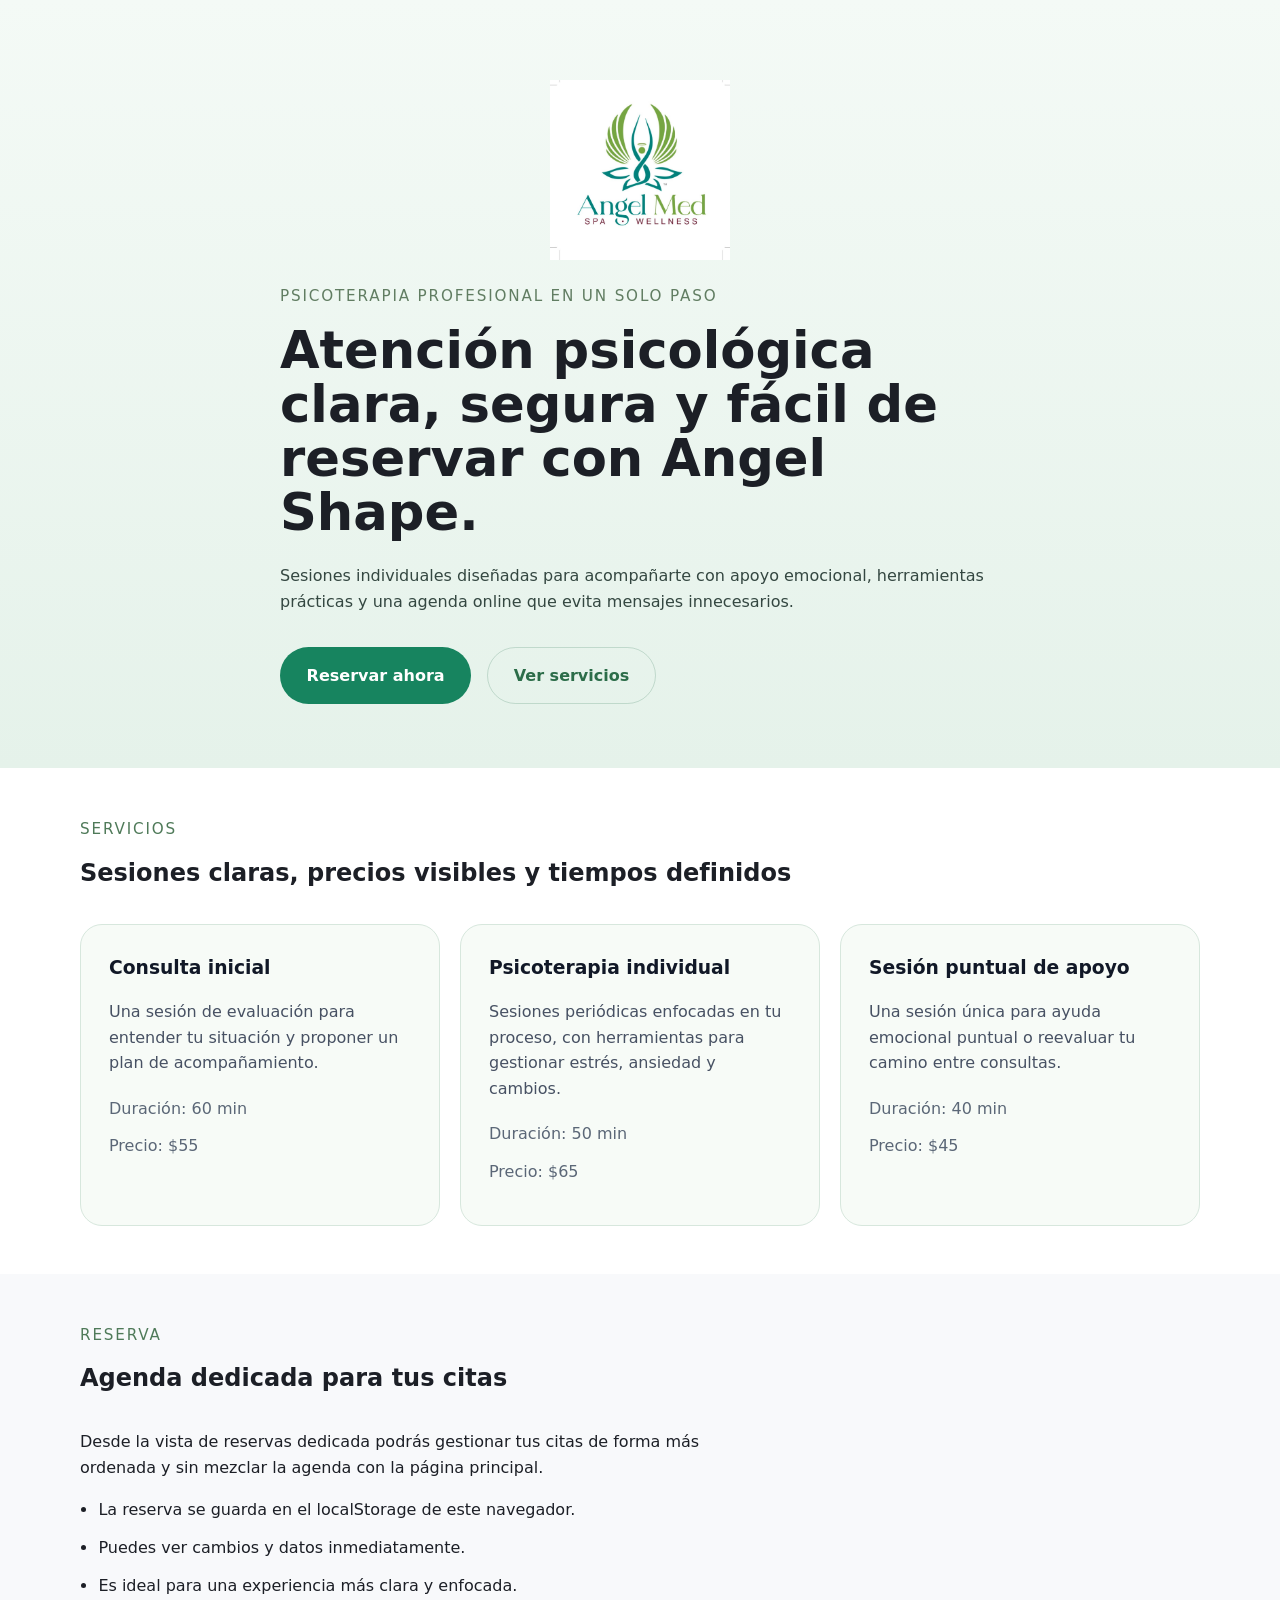
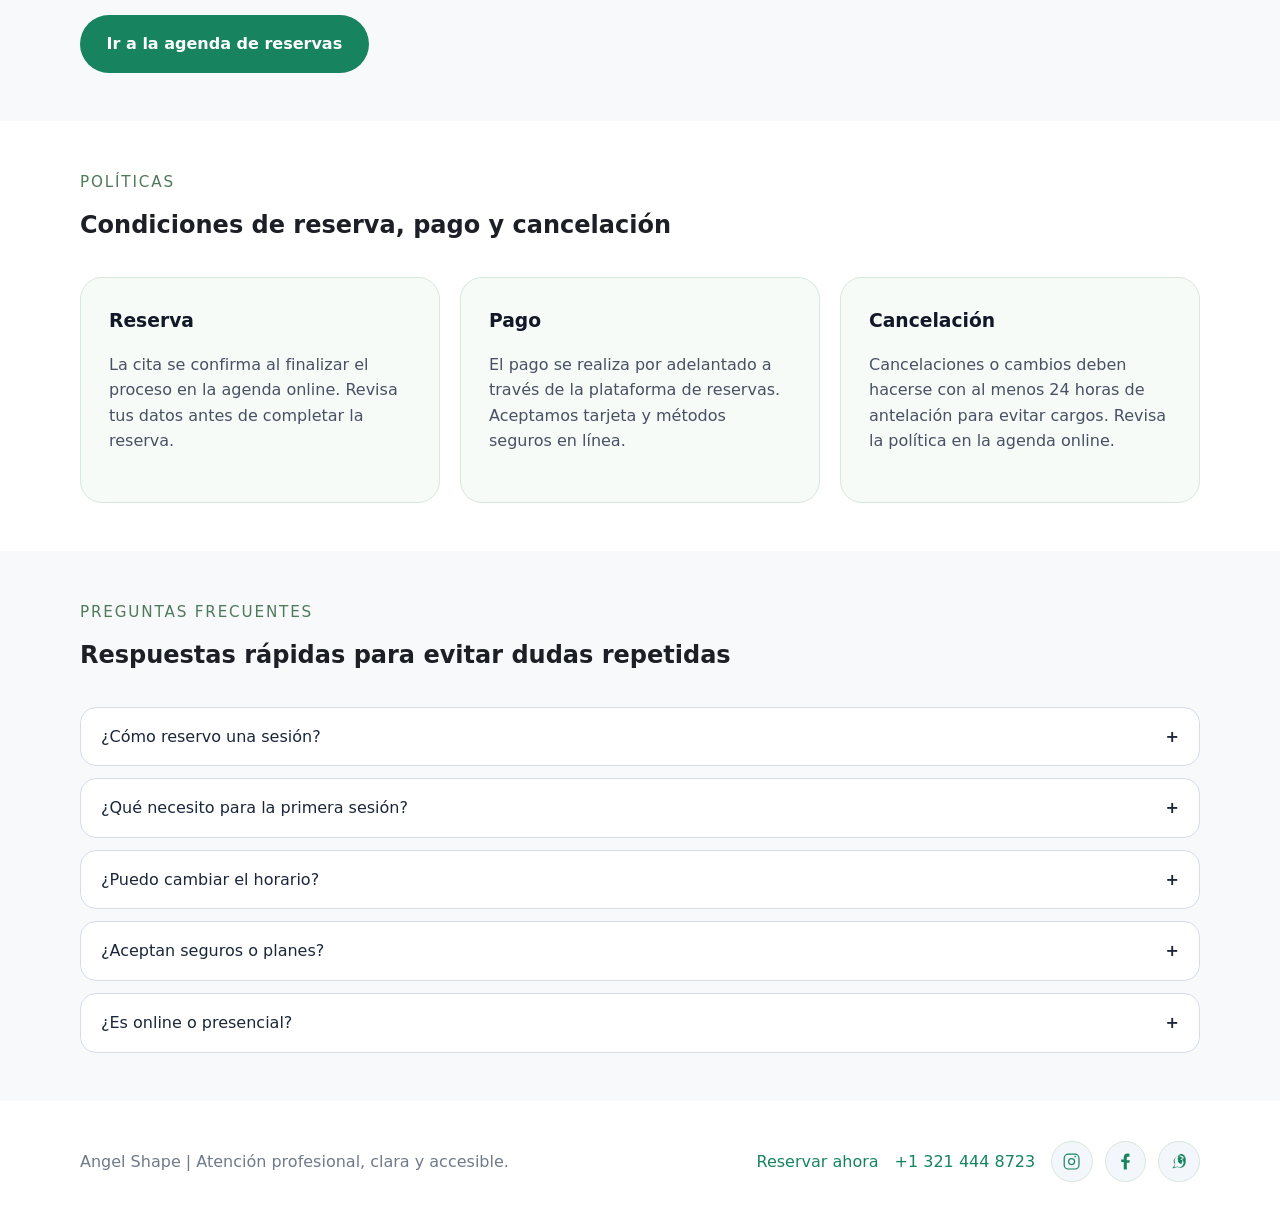
<file: index.html>
<!DOCTYPE html>
<html lang="es">
<head>
  <meta charset="UTF-8" />
  <meta name="viewport" content="width=device-width, initial-scale=1.0" />
  <title>Angel Shape | Reserva fácil y profesional</title>
  <link rel="stylesheet" href="styles.css" />
</head>
<body>
  <header class="hero">
    <div class="container hero-content">      <div class="logo-wrap">
        <img src="logo.jpeg" alt="Logo Angel Shape" class="site-logo" />
      </div>      <p class="eyebrow">Psicoterapia profesional en un solo paso</p>
      <h1>Atención psicológica clara, segura y fácil de reservar con Angel Shape.</h1>
      <p class="hero-copy">
        Sesiones individuales diseñadas para acompañarte con apoyo emocional, herramientas prácticas y una agenda online que evita mensajes innecesarios.
      </p>
      <div class="hero-actions">
        <a class="button button-primary" href="reserva.html">Reservar ahora</a>
        <a class="button button-secondary" href="#servicios">Ver servicios</a>
      </div>
    </div>
  </header>

  <main>
    <section id="servicios" class="section section-light">
      <div class="container">
        <div class="section-header">
          <p class="section-label">Servicios</p>
          <h2>Sesiones claras, precios visibles y tiempos definidos</h2>
        </div>
        <div class="services-grid">
          <article class="service-card">
            <h3>Consulta inicial</h3>
            <p>Una sesión de evaluación para entender tu situación y proponer un plan de acompañamiento.</p>
            <ul>
              <li>Duración: 60 min</li>
              <li>Precio: $55</li>
            </ul>
          </article>
          <article class="service-card">
            <h3>Psicoterapia individual</h3>
            <p>Sesiones periódicas enfocadas en tu proceso, con herramientas para gestionar estrés, ansiedad y cambios.</p>
            <ul>
              <li>Duración: 50 min</li>
              <li>Precio: $65</li>
            </ul>
          </article>
          <article class="service-card">
            <h3>Sesión puntual de apoyo</h3>
            <p>Una sesión única para ayuda emocional puntual o reevaluar tu camino entre consultas.</p>
            <ul>
              <li>Duración: 40 min</li>
              <li>Precio: $45</li>
            </ul>
          </article>
        </div>
      </div>
    </section>

    <section class="section section-white">
      <div class="container split-content">
        <div>
          <div class="section-header">
            <p class="section-label">Reserva</p>
          <h2>Agenda dedicada para tus citas</h2>
        </div>
        <p>Desde la vista de reservas dedicada podrás gestionar tus citas de forma más ordenada y sin mezclar la agenda con la página principal.</p>
        <ul class="policy-list">
          <li>La reserva se guarda en el localStorage de este navegador.</li>
          <li>Puedes ver cambios y datos inmediatamente.</li>
          <li>Es ideal para una experiencia más clara y enfocada.</li>
        </ul>
        <a class="button button-primary" href="reserva.html">Ir a la agenda de reservas</a>
      </div>
    </div>
  </section>

  <section class="section section-light">
      <div class="container">
        <div class="section-header">
          <p class="section-label">Políticas</p>
          <h2>Condiciones de reserva, pago y cancelación</h2>
        </div>
        <div class="policies-grid">
          <article class="policy-card">
            <h3>Reserva</h3>
            <p>La cita se confirma al finalizar el proceso en la agenda online. Revisa tus datos antes de completar la reserva.</p>
          </article>
          <article class="policy-card">
            <h3>Pago</h3>
            <p>El pago se realiza por adelantado a través de la plataforma de reservas. Aceptamos tarjeta y métodos seguros en línea.</p>
          </article>
          <article class="policy-card">
            <h3>Cancelación</h3>
            <p>Cancelaciones o cambios deben hacerse con al menos 24 horas de antelación para evitar cargos. Revisa la política en la agenda online.</p>
          </article>
        </div>
      </div>
    </section>

    <section class="section section-white">
      <div class="container">
        <div class="section-header">
          <p class="section-label">Preguntas frecuentes</p>
          <h2>Respuestas rápidas para evitar dudas repetidas</h2>
        </div>
        <div class="faq-list" id="faqList">
          <button class="faq-item" type="button">
            <span>¿Cómo reservo una sesión?</span>
            <span class="faq-icon">+</span>
          </button>
          <div class="faq-panel">Haz clic en "Abrir agenda local", completa los datos y guarda tu reserva en tu navegador.</div>

          <button class="faq-item" type="button">
            <span>¿Qué necesito para la primera sesión?</span>
            <span class="faq-icon">+</span>
          </button>
          <div class="faq-panel">Conéctate desde un lugar tranquilo, lleva papel y bolígrafo si deseas, y comparte lo que te preocupe.</div>

          <button class="faq-item" type="button">
            <span>¿Puedo cambiar el horario?</span>
            <span class="faq-icon">+</span>
          </button>
          <div class="faq-panel">Sí, la mayoría de los cambios se gestionan desde la agenda online con 24 horas de anticipación.</div>

          <button class="faq-item" type="button">
            <span>¿Aceptan seguros o planes?</span>
            <span class="faq-icon">+</span>
          </button>
          <div class="faq-panel">Actualmente el pago es directo en línea. Si necesitas más opciones, consulta desde la agenda o envía un mensaje breve.</div>

          <button class="faq-item" type="button">
            <span>¿Es online o presencial?</span>
            <span class="faq-icon">+</span>
          </button>
          <div class="faq-panel">La oferta principal es online para facilitar la reserva y reducir tiempos. Si hay opción presencial disponible, se indicará en la agenda.</div>
        </div>
      </div>
    </section>
  </main>

  <footer class="footer">
    <div class="container footer-content">
      <p>Angel Shape | Atención profesional, clara y accesible.</p>
      <div class="footer-actions">
        <a class="footer-link" href="reserva.html">Reservar ahora</a>
        <a class="footer-link" href="tel:+1234567890">+1 321 444 8723</a>
        <div class="social-links">
          <a class="social-link" href="https://www.instagram.com/angel_shape" target="_blank" rel="noopener noreferrer" aria-label="Instagram">
            <svg viewBox="0 0 24 24" aria-hidden="true"><path d="M7.75 2h8.5A5.75 5.75 0 0 1 22 7.75v8.5A5.75 5.75 0 0 1 16.25 22h-8.5A5.75 5.75 0 0 1 2 16.25v-8.5A5.75 5.75 0 0 1 7.75 2zm0 1.5A4.25 4.25 0 0 0 3.5 7.75v8.5A4.25 4.25 0 0 0 7.75 20.5h8.5a4.25 4.25 0 0 0 4.25-4.25v-8.5A4.25 4.25 0 0 0 16.25 3.5h-8.5zm8.75 1.27a1.03 1.03 0 1 1 0 2.06 1.03 1.03 0 0 1 0-2.06zM12 7.5a4.5 4.5 0 1 1 0 9 4.5 4.5 0 0 1 0-9zm0 1.5a3 3 0 1 0 0 6 3 3 0 0 0 0-6z"/></svg>
          </a>
          <a class="social-link" href="https://www.facebook.com/angelshape" target="_blank" rel="noopener noreferrer" aria-label="Facebook">
            <svg viewBox="0 0 24 24" aria-hidden="true"><path d="M13.5 22V13.5h3.25l.5-3.25H13.5V7.5c0-.95.25-1.6 1.6-1.6h1.7V2.05A23.4 23.4 0 0 0 14.25 2c-2.7 0-4.55 1.65-4.55 4.7v2.62H6.5v3.25h3.2V22h3.8z"/></svg>
          </a>
          <a class="social-link" href="https://wa.me/1234567890" target="_blank" rel="noopener noreferrer" aria-label="WhatsApp">
            <svg viewBox="0 0 24 24" aria-hidden="true"><path d="M17.5 6.5a7 7 0 0 0-11.8 4.4c0 1.2.3 2.4.9 3.4L3 20.5l6.2-1.6a6.9 6.9 0 0 0 3.3.84h.1a7 7 0 0 0 7-7V9c0-1.9-.7-3.7-2-5.1zm-5.5 12.5a5.4 5.4 0 0 1-2.8-.8l-.2-.1-3.7.95.98-3.6-.1-.2A5.4 5.4 0 0 1 6.6 7.1a5.5 5.5 0 0 1 9.7 4 5.4 5.4 0 0 1-4.3 7.9zm2.3-3.8c-.1 0-.3 0-.5-.1-.2 0-.7-.2-1.3-.6-.5-.3-.9-.5-1.2-.8-.3-.2-.6-.5-.8-.8-.2-.3-.5-.6-.7-1-.1-.2 0-.4.1-.5.1-.2.2-.5.3-.7.1-.2.1-.3 0-.5l-.6-1.4c-.2-.5 0-.7.1-.9.1-.2.4-.3.6-.4.2-.1.3-.1.5 0 .2 0 .4.1.6.3.2.2.4.4.6.6.2.2.4.5.7.7.2.2.4.4.6.6.2.1.4.2.5.2.2 0 .4 0 .5-.1.2-.1.5-.2.8-.4.3-.2.7-.4 1-.7.2-.2.4-.4.6-.7.1-.2.2-.4.3-.6.1-.2 0-.4-.1-.5-.1-.2-.4-.2-.6-.1-.3.1-.7.4-1.2.8-.5.5-1 .9-1.3 1.1-.3.2-.5.3-.7.3-.1 0-.2 0-.3 0-.1 0-.2 0-.3 0-.1 0-.2 0-.3 0-.1 0-.3 0-.4-.1-.2-.1-.4-.3-.6-.5-.2-.2-.4-.5-.6-.8-.2-.3-.4-.7-.5-1.1-.1-.4-.1-.7 0-1 .2-.6.5-1.1 1-1.6.5-.5 1.1-.9 1.7-1.1.5-.2 1-.3 1.5-.3.5 0 1 .1 1.4.2.4.2.8.4 1.1.7.3.3.5.6.7 1 .2.4.3.8.3 1.2 0 .4 0 .8-.1 1.2-.1.4-.3.8-.6 1.2-.3.4-.6.8-1.1 1.2l-.1.1z"/></svg>
          </a>
        </div>
      </div>
    </div>
  </footer>

  <script src="script.js"></script>
</body>
</html>
</file>
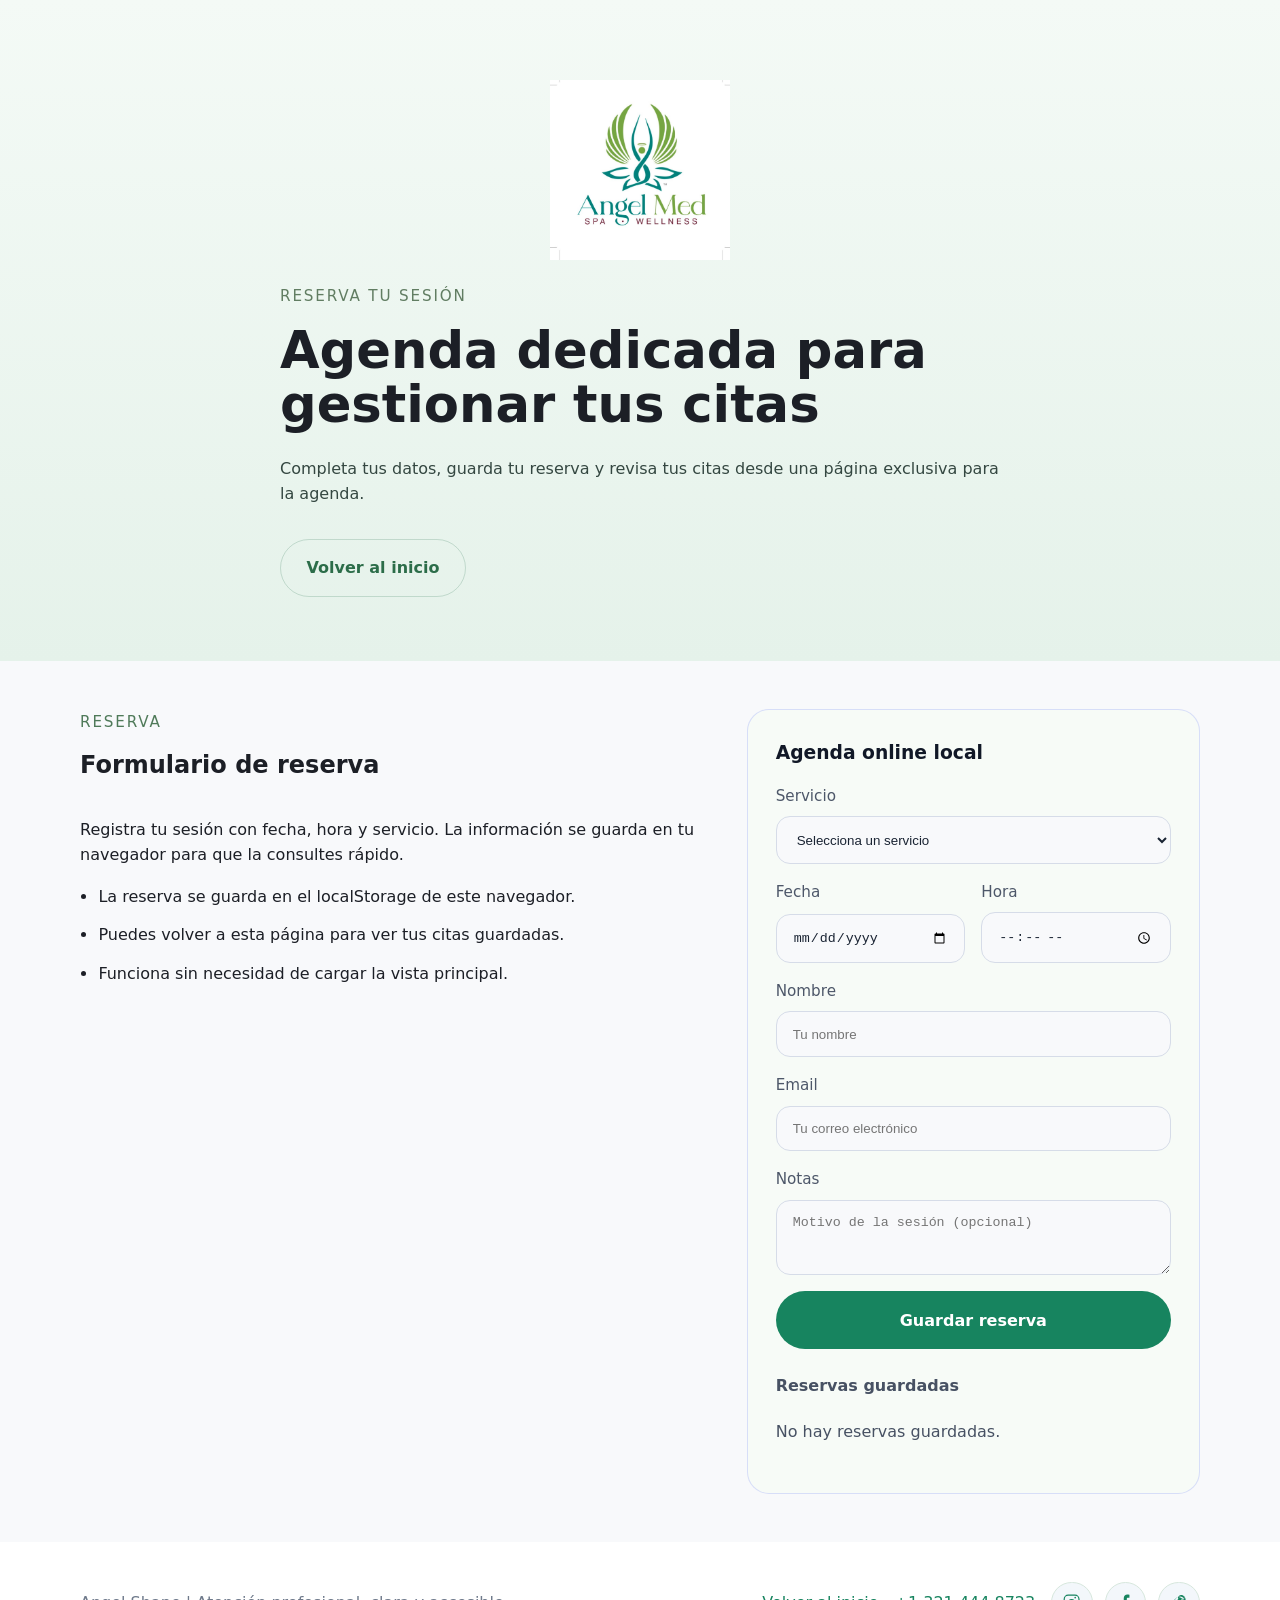
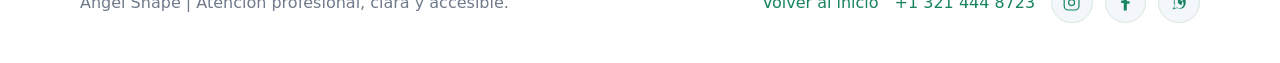
<file: reserva.html>
<!DOCTYPE html>
<html lang="es">
<head>
  <meta charset="UTF-8" />
  <meta name="viewport" content="width=device-width, initial-scale=1.0" />
  <title>Reserva | Angel Shape</title>
  <link rel="stylesheet" href="styles.css" />
</head>
<body>
  <header class="hero">
    <div class="container hero-content">
      <div class="logo-wrap">
        <img src="logo.jpeg" alt="Logo Angel Shape" class="site-logo" />
      </div>
      <p class="eyebrow">Reserva tu sesión</p>
      <h1>Agenda dedicada para gestionar tus citas</h1>
      <p class="hero-copy">
        Completa tus datos, guarda tu reserva y revisa tus citas desde una página exclusiva para la agenda.
      </p>
      <div class="hero-actions">
        <a class="button button-secondary" href="index.html">Volver al inicio</a>
      </div>
    </div>
  </header>

  <main>
    <section class="section section-white">
      <div class="container split-content">
        <div>
          <div class="section-header">
            <p class="section-label">Reserva</p>
            <h2>Formulario de reserva</h2>
          </div>
          <p>Registra tu sesión con fecha, hora y servicio. La información se guarda en tu navegador para que la consultes rápido.</p>
          <ul class="policy-list">
            <li>La reserva se guarda en el localStorage de este navegador.</li>
            <li>Puedes volver a esta página para ver tus citas guardadas.</li>
            <li>Funciona sin necesidad de cargar la vista principal.</li>
          </ul>
        </div>
        <div class="booking-card">
          <h3>Agenda online local</h3>
          <form id="bookingForm" class="booking-form">
            <div class="input-group">
              <label class="input-label" for="service">Servicio</label>
              <select id="service" name="service" class="input-field" required>
                <option value="">Selecciona un servicio</option>
                <option value="Consulta inicial">Consulta inicial - 60 min</option>
                <option value="Psicoterapia individual">Psicoterapia individual - 50 min</option>
                <option value="Sesión puntual de apoyo">Sesión puntual de apoyo - 40 min</option>
              </select>
            </div>
            <div class="input-row">
              <div class="input-group">
                <label class="input-label" for="date">Fecha</label>
                <input id="date" name="date" type="date" class="input-field" required />
              </div>
              <div class="input-group">
                <label class="input-label" for="time">Hora</label>
                <input id="time" name="time" type="time" class="input-field" required />
              </div>
            </div>
            <div class="input-group">
              <label class="input-label" for="name">Nombre</label>
              <input id="name" name="name" type="text" class="input-field" placeholder="Tu nombre" required />
            </div>
            <div class="input-group">
              <label class="input-label" for="email">Email</label>
              <input id="email" name="email" type="email" class="input-field" placeholder="Tu correo electrónico" required />
            </div>
            <div class="input-group">
              <label class="input-label" for="notes">Notas</label>
              <textarea id="notes" name="notes" class="input-field" rows="3" placeholder="Motivo de la sesión (opcional)"></textarea>
            </div>
            <button class="button button-primary" type="submit">Guardar reserva</button>
          </form>
          <div class="booking-summary">
            <p class="booking-summary-title">Reservas guardadas</p>
            <p id="bookingCount">Cargando...</p>
            <div id="bookingsList" class="bookings-list"></div>
          </div>
        </div>
      </div>
    </section>
  </main>

  <footer class="footer">
    <div class="container footer-content">
      <p>Angel Shape | Atención profesional, clara y accesible.</p>
      <div class="footer-actions">
        <a class="footer-link" href="index.html">Volver al inicio</a>
        <a class="footer-link" href="tel:+1234567890">+1 321 444 8723</a>
        <div class="social-links">
          <a class="social-link" href="https://www.instagram.com/angel_shape" target="_blank" rel="noopener noreferrer" aria-label="Instagram">
            <svg viewBox="0 0 24 24" aria-hidden="true"><path d="M7.75 2h8.5A5.75 5.75 0 0 1 22 7.75v8.5A5.75 5.75 0 0 1 16.25 22h-8.5A5.75 5.75 0 0 1 2 16.25v-8.5A5.75 5.75 0 0 1 7.75 2zm0 1.5A4.25 4.25 0 0 0 3.5 7.75v8.5A4.25 4.25 0 0 0 7.75 20.5h8.5a4.25 4.25 0 0 0 4.25-4.25v-8.5A4.25 4.25 0 0 0 16.25 3.5h-8.5zm8.75 1.27a1.03 1.03 0 1 1 0 2.06 1.03 1.03 0 0 1 0-2.06zM12 7.5a4.5 4.5 0 1 1 0 9 4.5 4.5 0 0 1 0-9zm0 1.5a3 3 0 1 0 0 6 3 3 0 0 0 0-6z"/></svg>
          </a>
          <a class="social-link" href="https://www.facebook.com/angelshape" target="_blank" rel="noopener noreferrer" aria-label="Facebook">
            <svg viewBox="0 0 24 24" aria-hidden="true"><path d="M13.5 22V13.5h3.25l.5-3.25H13.5V7.5c0-.95.25-1.6 1.6-1.6h1.7V2.05A23.4 23.4 0 0 0 14.25 2c-2.7 0-4.55 1.65-4.55 4.7v2.62H6.5v3.25h3.2V22h3.8z"/></svg>
          </a>
          <a class="social-link" href="https://wa.me/1234567890" target="_blank" rel="noopener noreferrer" aria-label="WhatsApp">
            <svg viewBox="0 0 24 24" aria-hidden="true"><path d="M17.5 6.5a7 7 0 0 0-11.8 4.4c0 1.2.3 2.4.9 3.4L3 20.5l6.2-1.6a6.9 6.9 0 0 0 3.3.84h.1a7 7 0 0 0 7-7V9c0-1.9-.7-3.7-2-5.1zm-5.5 12.5a5.4 5.4 0 0 1-2.8-.8l-.2-.1-3.7.95.98-3.6-.1-.2A5.4 5.4 0 0 1 6.6 7.1a5.5 5.5 0 0 1 9.7 4 5.4 5.4 0 0 1-4.3 7.9zm2.3-3.8c-.1 0-.3 0-.5-.1-.2 0-.7-.2-1.3-.6-.5-.3-.9-.5-1.2-.8-.3-.2-.6-.5-.8-.8-.2-.3-.5-.6-.7-1-.1-.2 0-.4.1-.5.1-.2.2-.5.3-.7.1-.2.1-.3 0-.5l-.6-1.4c-.2-.5 0-.7.1-.9.1-.2.4-.3.6-.4.2-.1.3-.1.5 0 .2 0 .4.1.6.3.2.2.4.4.6.6.2.2.4.5.7.7.2.2.4.4.6.6.2.1.4.2.5.2.2 0 .4 0 .5-.1.2-.1.5-.2.8-.4.3-.2.7-.4 1-.7.2-.2.4-.4.6-.7.1-.2.2-.4.3-.6.1-.2 0-.4-.1-.5-.1-.2-.4-.2-.6-.1-.3.1-.7.4-1.2.8-.5.5-1 .9-1.3 1.1-.3.2-.5.3-.7.3-.1 0-.2 0-.3 0-.1 0-.2 0-.3 0-.1 0-.2 0-.3 0-.1 0-.3 0-.4-.1-.2-.1-.4-.3-.6-.5-.2-.2-.4-.5-.6-.8-.2-.3-.4-.7-.5-1.1-.1-.4-.1-.7 0-1 .2-.6.5-1.1 1-1.6.5-.5 1.1-.9 1.7-1.1.5-.2 1-.3 1.5-.3.5 0 1 .1 1.4.2.4.2.8.4 1.1.7.3.3.5.6.7 1 .2.4.3.8.3 1.2 0 .4 0 .8-.1 1.2-.1.4-.3.8-.6 1.2-.3.4-.6.8-1.1 1.2l-.1.1z"/></svg>
          </a>
        </div>
      </div>
    </div>
  </footer>

  <script src="reserva.js"></script>
</body>
</html>
</file>
<file: styles.css>
:root {
  color-scheme: light;
  font-family: Inter, system-ui, -apple-system, BlinkMacSystemFont, 'Segoe UI', sans-serif;
  font-size: 16px;
  line-height: 1.6;
  color: #1c1f26;
  background: #f8f9fb;
}

* {
  box-sizing: border-box;
}

html {
  scroll-behavior: smooth;
}

body {
  margin: 0;
  min-height: 100vh;
  background: #f8f9fb;
}

a {
  color: inherit;
  text-decoration: none;
}

button {
  font: inherit;
}

.container {
  width: min(1120px, calc(100% - 2rem));
  margin: 0 auto;
}

.hero {
  padding: 4rem 0 3rem;
  background: linear-gradient(180deg, #f4faf6 0%, #e5f2ea 100%);
}

.hero-content {
  max-width: 720px;
}

.logo-wrap {
  margin-bottom: 1.5rem;
}

.site-logo {
  display: block;
  max-width: 180px;
  width: 100%;
  height: auto;
  margin: 0 auto 1.5rem;
}

.eyebrow {
  margin: 0 0 1rem;
  color: #617d62;
  font-size: 0.95rem;
  letter-spacing: 0.12em;
  text-transform: uppercase;
}

h1,
h2,
h3 {
  margin: 0;
  font-weight: 700;
}

h1 {
  font-size: clamp(2rem, 4vw, 3.4rem);
  line-height: 1.05;
}

.hero-copy {
  margin: 1.5rem 0 2rem;
  max-width: 56rem;
  color: #344741;
}

.hero-actions {
  display: flex;
  flex-direction: column;
  gap: 1rem;
}

.section {
  padding: 3rem 0;
}

.section-light {
  background: #ffffff;
}

.section-white {
  background: #f8f9fb;
}

.section-header {
  margin-bottom: 2rem;
}

.section-label {
  margin: 0 0 0.75rem;
  display: inline-block;
  font-size: 0.95rem;
  letter-spacing: 0.12em;
  color: #4f7a59;
  text-transform: uppercase;
}

.services-grid,
.policies-grid {
  display: grid;
  gap: 1.25rem;
}

.service-card,
.policy-card,
.booking-card {
  background: #f7fbf7;
  border: 1px solid #d7e7dd;
  border-radius: 22px;
  padding: 1.75rem;
}

.service-card h3,
.policy-card h3,
.booking-card h3 {
  margin-bottom: 1rem;
  color: #111827;
}

.service-card p,
.policy-card p,
.booking-card p {
  margin: 0 0 1.25rem;
  color: #475163;
}

.service-card ul,
.policy-card ul,
.booking-card ul {
  margin: 0;
  padding: 0;
  list-style: none;
  color: #5b6777;
}

.service-card li {
  margin-bottom: 0.75rem;
}

.button {
  display: inline-flex;
  align-items: center;
  justify-content: center;
  border-radius: 999px;
  padding: 0.95rem 1.6rem;
  font-weight: 700;
  transition: transform 160ms ease, box-shadow 160ms ease;
}

.button-primary {
  background: #17845f;
  color: #ffffff;
  border: 1px solid transparent;
}

.button-secondary {
  background: transparent;
  color: #2c6d49;
  border: 1px solid rgba(39, 113, 74, 0.2);
}

.button:hover {
  transform: translateY(-1px);
}

.split-content {
  display: grid;
  gap: 2rem;
}

.booking-card {
  border-color: rgba(51, 69, 255, 0.16);
}

.booking-form {
  display: grid;
  gap: 1rem;
}

.input-group {
  display: grid;
  gap: 0.5rem;
}

.input-row {
  display: grid;
  gap: 1rem;
  grid-template-columns: 1fr 1fr;
}

@media (max-width: 720px) {
  .input-row {
    grid-template-columns: 1fr;
  }
}

.input-label {
  font-size: 0.95rem;
  color: #4d5769;
}

.input-field {
  width: 100%;
  min-height: 44px;
  padding: 0.9rem 1rem;
  border: 1px solid #d6dce8;
  border-radius: 14px;
  background: #f8f9fb;
  color: #1a2433;
}

.input-field:focus {
  outline: none;
  border-color: #3345ff;
  box-shadow: 0 0 0 4px rgba(51, 69, 255, 0.08);
}

.booking-summary {
  margin-top: 1.5rem;
}

.booking-summary-title {
  margin: 0 0 0.5rem;
  font-weight: 700;
  color: #111827;
}

.bookings-list {
  display: grid;
  gap: 0.85rem;
  margin-top: 1rem;
}

.booking-item {
  padding: 1rem;
  border: 1px solid #d6dce8;
  border-radius: 18px;
  background: #ffffff;
}

.booking-item strong {
  display: block;
  margin-bottom: 0.5rem;
}

.booking-note {
  margin-top: 1rem;
  padding: 1rem;
  border-radius: 16px;
  background: #e8f5ec;
  color: #26593f;
}

.policy-list {
  padding-left: 1.15rem;
}

.policy-list li {
  margin-bottom: 0.8rem;
}

.faq-list {
  display: grid;
  gap: 0.75rem;
}

.faq-item {
  width: 100%;
  border: 1px solid #d6dce8;
  border-radius: 16px;
  background: #ffffff;
  color: #1b263b;
  padding: 1rem 1.25rem;
  display: flex;
  justify-content: space-between;
  align-items: center;
  cursor: pointer;
}

.faq-item:hover {
  border-color: #a2b1cf;
}

.faq-panel {
  display: none;
  background: #ffffff;
  border: 1px solid #d6dce8;
  border-top: none;
  border-radius: 0 0 16px 16px;
  padding: 1rem 1.25rem;
  color: #575f70;
}

.faq-item.active + .faq-panel {
  display: block;
}

.faq-icon {
  font-weight: 700;
}

.footer {
  padding: 2rem 0;
  background: #ffffff;
}

.footer-content {
  display: flex;
  flex-direction: column;
  gap: 1rem;
  align-items: center;
  justify-content: space-between;
  text-align: center;
  color: #6f7a8b;
}

.footer-actions {
  display: flex;
  gap: 1rem;
  flex-wrap: wrap;
  align-items: center;
  justify-content: center;
}

.footer-link,
.footer-content a {
  color: #17845f;
}

.social-links {
  display: flex;
  align-items: center;
  gap: 0.75rem;
}

.social-link {
  display: inline-flex;
  align-items: center;
  justify-content: center;
  width: 2.6rem;
  height: 2.6rem;
  border-radius: 999px;
  background: #f3f7fb;
  border: 1px solid #d7e7dd;
  color: #1c1f26;
  transition: transform 160ms ease, background 160ms ease, border-color 160ms ease, color 160ms ease;
}

.social-link:hover,
.social-link:focus-visible {
  background: #17845f;
  color: #ffffff;
  border-color: #17845f;
  transform: translateY(-1px);
}

.social-link svg {
  width: 1.2rem;
  height: 1.2rem;
  fill: currentColor;
}

@media (min-width: 720px) {
  .hero {
    padding: 5rem 0 4rem;
  }

  .hero-actions {
    flex-direction: row;
  }

  .services-grid,
  .policies-grid {
    grid-template-columns: repeat(3, minmax(0, 1fr));
  }

  .split-content {
    grid-template-columns: 1.4fr 1fr;
    align-items: start;
  }

  .footer-content {
    flex-direction: row;
    text-align: left;
  }
}

@media (max-width: 719px) {
  .section {
    padding: 2.5rem 0;
  }

  .service-card,
  .policy-card,
  .booking-card {
    padding: 1.5rem;
  }
}
</file>
